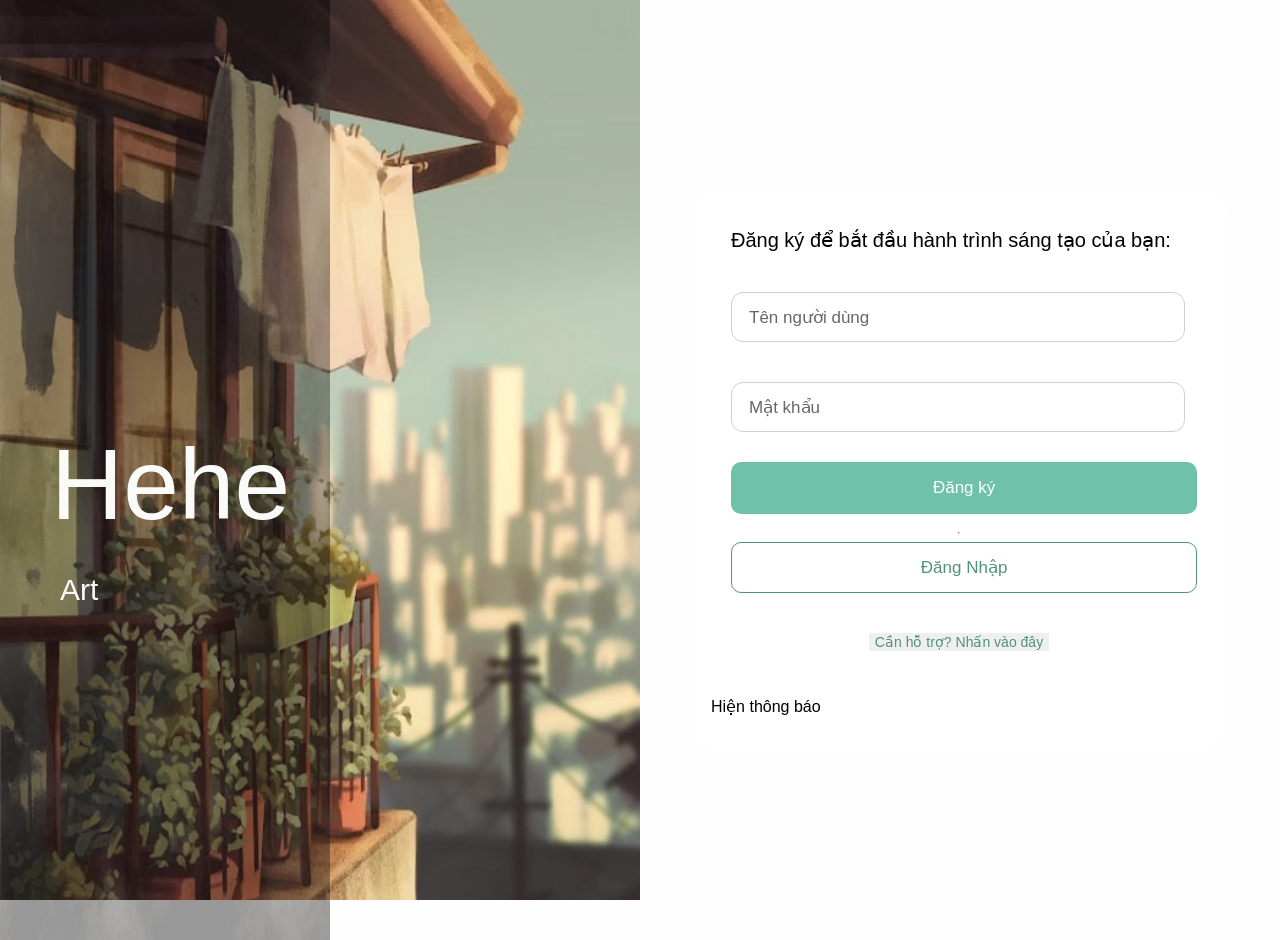
<file: Frontend/Html/Dangky.html>
<!DOCTYPE html>
<html lang="en">
<head>
    <meta charset="UTF-8">
    <meta name="viewport" content="width=device-width, initial-scale=1.0">
    <title>Đăng ký</title>
    <link rel ="stylesheet" href="../Css/Dangky.css">
    <script src="../Java/Dangky.js"></script>
    <link href="https://fonts.googleapis.com/css2?family=Be+Vietnam+Pro:wght@400;600;700&display=swap" rel="stylesheet">
</head>
<body>
      <div class="chinh">
        <div class="noidung"> 
            <div class="logo"></div>
             <p class="mot">Hehe</p>
             <p class="hai">Art</p>  
        </div>
        <div class="dangnhap">
        <div class="haha">
            <p class="tren">Đăng ký để bắt đầu hành trình sáng tạo của bạn:</p>
            <div class="input-box" >
            <input type="text" required id="email">
            <label>Tên người dùng</label>
            </div>
            <div class="input-box" >
            <input type="password" required id="pass">
            <label>Mật khẩu</label>
            </div>
            <input type="button" class="nut" value="Đăng ký" onclick="Dangky()">
            <hr>
            <button class="tao" onclick="SignIn()"> Đăng Nhập</button>
            <button href="#" class="quen" onclick="showSupport()">Cần hỗ trợ? Nhấn vào đây</button>
            <p id="message"> Hiện thông báo</p>
        </div>
        </div>
    </div>
    <script>
   
    </script>
</body>
</html>
</file>
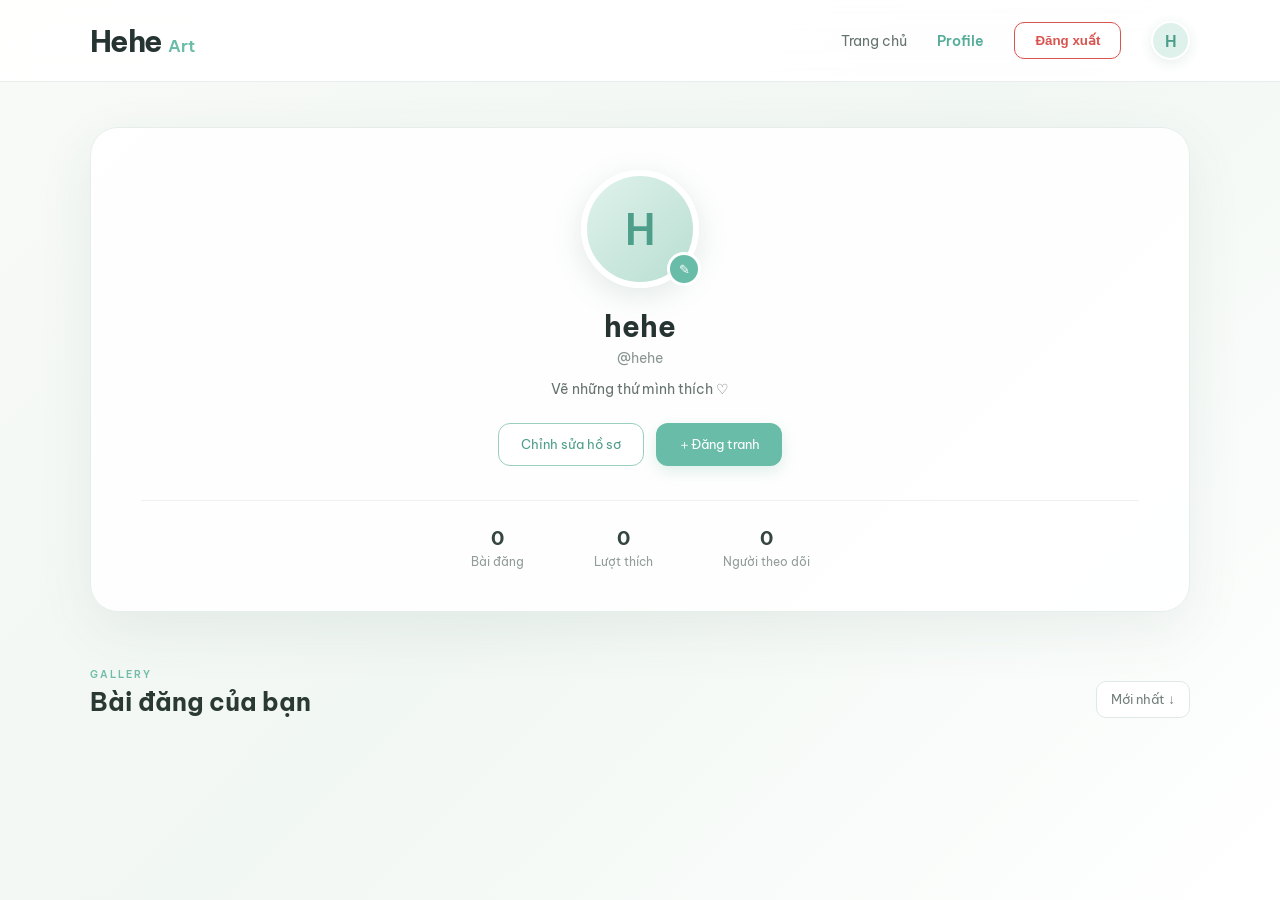
<file: Frontend/Html/Profile.html>
<!DOCTYPE html>
<html lang="vi">
<head>
    <meta charset="UTF-8">
    <meta name="viewport" content="width=device-width, initial-scale=1.0">
    <title>Profile - Hehe Art</title>
    <link rel="stylesheet" href="../Css/Profile.css">
    <link rel="preconnect" href="https://fonts.googleapis.com">
    <link rel="preconnect" href="https://fonts.gstatic.com" crossorigin>
    <link href="https://fonts.googleapis.com/css2?family=Be+Vietnam+Pro:wght@400;500;600;700&display=swap" rel="stylesheet">
</head>

<body>
    <header class="navbar">
        <div class="logo">
            <span>Hehe</span>
            <small>Art</small>
        </div>
        <nav>
            <a href="../../index.html">Trang chủ</a>
            <a href="#" class="active">Profile</a>
            <button id="logoutBtn" class="logout-btn">Đăng xuất</button>
            <div class="mini-avatar" id="miniAvatar">H</div>
        </nav>
    </header>
    <main class="profile-container">
        <section class="profile-card">
            <div class="avatar-wrapper">
                <div class="avatar" id="avatar">H</div>
                <button class="avatar-edit">✎</button>
            </div>
            <div class="user-info">
                <h1 id="username">hehe</h1>
                <p class="nickname" id="nickname">@hehe</p>
                <p class="bio" id="bio">Vẽ những thứ mình thích ♡</p>
            </div>
            <div class="profile-actions">
                <button class="edit-profile" onclick="openEditProfile()">Chỉnh sửa hồ sơ</button>
                <button class="upload-button" onclick="goToUpload()"><span>＋</span>Đăng tranh</button>
            </div>
            <div class="stats">

                <div class="stat">
                    <strong id="postCount">0</strong>
                    <span>Bài đăng</span>
                </div>

                <div class="stat">
                    <strong>0</strong>
                    <span>Lượt thích</span>
                </div>
                <div class="stat">
                    <strong>0</strong>
                    <span>Người theo dõi</span>
                </div>
            </div>
        </section>
        <section class="posts-section">

            <div class="section-title">
                <div>
                    <span class="small-title">GALLERY</span>
                    <h2>Bài đăng của bạn</h2>
                </div>

                <button class="sort-button">
                    Mới nhất ↓
                </button>
            </div>


            <div class="post-grid" id="postGrid"></div>
            </article>
            </div>
            <div class="empty-post" id="emptyPost">
                <div class="empty-icon">✦</div>
                <h3>Chưa có bài đăng</h3>
                <p> Hãy đăng tác phẩm đầu tiên của bạn.</p>
                <button onclick="goToUpload()"> ＋ Đăng tranh</button>
            </div>
            
        </section>
    </main>
    <div class="edit-modal" id="editModal">
    <div class="edit-modal-content">
        <h2>Chỉnh sửa hồ sơ</h2>

        <label for="editAvatar">Ảnh đại diện</label>
        <input type="file" id="editAvatar" accept="image/png,image/jpeg,image/webp">

        <label for="editDisplayName">Tên hiển thị</label>
        <input type="text" id="editDisplayName" maxlength="30" placeholder="Tên hiển thị">

        <label for="editBio">Tiểu sử</label>
        <textarea id="editBio" maxlength="200" placeholder="Viết đôi điều về bạn..."></textarea>

        <div class="edit-modal-actions">
            <button onclick="closeEditProfile()">Hủy</button>
            <button onclick="saveProfile()">Lưu thay đổi</button>
        </div>
    </div>
</div>
    <script src="../Java/Profile.js"></script>
</body>
</html>
</file>
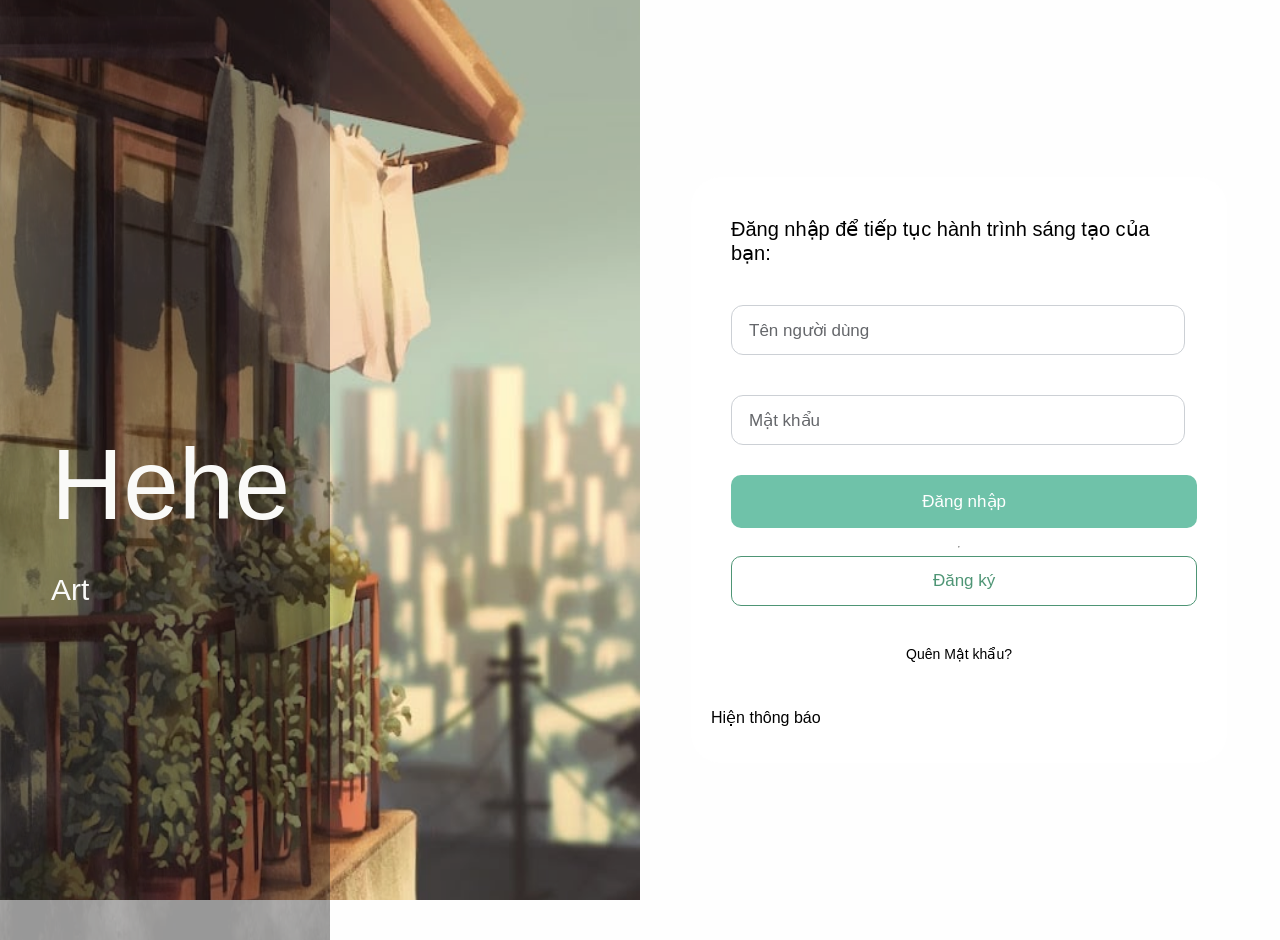
<file: Frontend/Html/Web.html>
<!DOCTYPE html>
<html lang="en">
<head>
    <meta charset="UTF-8">
    <meta name="viewport" content="width=device-width, initial-scale=1.0">
    <title>Đăng nhập</title>
    <link rel="stylesheet" href="../Css/Web.css">
    <script src="../Java/web.js"></script>
    <link href="https://fonts.googleapis.com/css2?family=Be+Vietnam+Pro:wght@400;600;700&display=swap" rel="stylesheet">
</head>
<body>
    <div class="chinh">
        <div class="noidung">
            <div class="logo"></div>
            <p class="mot">Hehe</p>
            <p class="hai">Art</p>
        </div>
        <div class="dangnhap">
            <div class="haha">
                <p class="tren">Đăng nhập để tiếp tục hành trình sáng tạo của bạn:</p>
                <div class="input-box">
                    <input type="text" required id="email">
                    <label>Tên người dùng</label>
                </div>
                <div class="input-box">
                    <input type="password" required id="pass">
                    <label>Mật khẩu</label>
                </div>
                <input type="button" class="nut" value="Đăng nhập" onclick="Dangnhap()">
                <hr>
                <button class="tao" onclick="SignIn()">Đăng ký</button>
                <a href="#" class="quen">Quên Mật khẩu?</a>
                <p id="message">Hiện thông báo</p>
            </div>
        </div>
    </div>
    <script>
    </script>
</body>
</html>
</file>
<file: Frontend/Css/Dangky.css>
html, body {
    margin: 0;
    padding: 0;
    width: 100%;
    min-height: 100%;
    font-family: 'Be Vietnam Pro', sans-serif;
}
.chinh {
   display: flex;
   min-height: 100vh;
   flex-direction: row;
   justify-content: space-between;
   align-items: center;
   background:#FEFEFE;
   border: #b6d0ff;
   overflow: hidden;
}
.noidung {
    display: flex;
    flex-direction: column;
    width: 50%;
    padding: 20px;
    justify-content: center;
    align-content: center;
    height: 100vh;
    position: relative;
    overflow: hidden;
    z-index: 2;
}
.haha{
    display: flex;
    flex-direction: column;
    width: 80%;
    height: 50%;
    padding: 20px;
    left: 5%;
    right: 10%;
    background-color: #ffffff;
    justify-content: center;
    align-content: center;
    position: relative;
    overflow: hidden;
    border-radius: 30px;
    z-index: 2;
}
.chinh::before{
    content:"";
    position:absolute;
    inset:0;


    background-image:
        url("../Image/Nen.png");

    background-repeat:no-repeat;

    background-position:
        left 0px top -100px;

    background-size:
        50% 130%;

    opacity: 0.9;
    z-index: 0;
}
.logo,
.mot,
.hai,
.mot {
        margin: 0;
    color: #FAFAF8;
    padding: 5% 5% ;
    font-size: 100px;
     z-index: 1;}
    
.hai {
    margin: 0;
    color:#FAFAF8;
    padding:0 40px ;
    font-size: 30px;
}
/* .logo {
    background-size: cover;
    width: 200px;
    height: 200px;
    position: top 40px ;
    margin: 20px auto;
} */

.dangnhap {
    display: flex;
    flex-direction: column;
    justify-self: center;
    margin: 20px auto;
    border-radius: 30px;
    width: 50%;
    z-index : 2,
}
.tren {
    color: #000000;
    font-size: 20px;
    display: flex;
    flex-direction: center;
    margin: 20px;
}
body {
  background: #f0f2f5;
  font-family: Arial, sans-serif;
}


.input-box {
  position: relative;
  width: 90%;
  margin: 20px;
}

.input-box input {
  width: 95%;
  padding: 14px 14px;
  border: 1.5px solid #ccd0d5;
  border-radius: 12px;
  font-size: 17px;
  outline: none;
  background: white;
  transition: 0.2s;
}

.input-box label {
  position: absolute;
  left: 14px;
  top: 50%;
  transform: translateY(-50%);
  color: #65676b;
  font-size: 17px;
  background: white;
  padding: 0 4px;
  pointer-events: none;
  transition: 0.2s;
}

.input-box input:focus {
  border-color: #3F7D62;
  box-shadow: 0 0 0 2px #e7f3ff;
}

.input-box input:focus + label,
.input-box input:valid + label {
  top: -8px;
  font-size: 13px;
  color: #3F7D62;
}

.input-box input:valid + label {
  color: #3F7D62;
}
.nut {
  width: 94%;
  padding: 16px;
  border: none;
  margin:  10px 20px 10px 20px;
  border-radius: 10px;
  background: #6fc2a9;
  color:#ffffff;
  font-size: 17px;
  cursor: pointer;
  transition: background-color 0.2s;
}
.nut:hover {
  background-color: #3F7D62;
}

.tao {
  width: 94%;
  padding: 14px;
  border: none;
  margin: 0px 20px 30px 20px;
  border-radius: 10px;
  background-color: #ffffff;
  color: #4E9575;
  font-size: 17px;
  cursor: pointer;
  transition: background-color 0.2s;
  border: 1.5px solid #4E9575;
}
.quen { 
  color: #4E9575;
  text-decoration: none;
  font-size: 14px;
  flex-direction: center;
  margin : 0 auto ;
  margin-top: 10px;
  margin-bottom: 30px;
  align-items: center;
  border: none
  
}
.noidung::before{
    content:"";
    position:absolute;
    inset:0;

    background-image:
        url("../Image/Nen1.png");

    background-repeat:no-repeat;

    background-position:
        left 0px top -100px;

    background-size:
        50% 130%;

    opacity: 0.4;
    z-index: 0;
}
@media screen and (max-width: 768px) {
    .chinh {
        flex-direction: column;
        justify-content: center;
        min-height: 100vh;
        overflow: auto;
        padding: 20px 0;
    }

    .chinh::before {
        display: none;
    }

    .noidung {
        display: none;
    }

    .haha {
        width: 90%;
        max-width: 450px;
        height: auto;
        min-height: 450px;
        box-sizing: border-box;
        padding: 25px 20px;
        margin: auto;
        left: auto;
        right: auto;
        border-radius: 20px;
        overflow: visible;
    }

    .dangnhap {
        width: 100%;
        margin: 10px auto;
    }

    .input-box {
        width: 100%;
        margin: 20px 0;
        box-sizing: border-box;
    }

    .input-box input {
        width: 100%;
        box-sizing: border-box;
    }

    .nut, .tao {
        width: 100%;
        box-sizing: border-box;
        margin: 10px 0;
    }

    .tren {
        justify-content: center;
        text-align: center;
    }
}

/* RESPONSIVE - MOBILE */
@media screen and (max-width: 480px) {
    .haha {
        width: 92%;
        padding: 20px 16px;
        min-height: 0;
    }

    .tren {
        font-size: 19px;
        margin: 15px 0;
    }

    .input-box input {
        font-size: 16px;
        padding: 13px;
    }

    .input-box label {
        font-size: 15px;
    }

    .nut, .tao {
        font-size: 16px;
        padding: 14px;
    }

    .quen {
        margin-bottom: 20px;
    }
}
</file>
<file: Frontend/Css/Profile.css>
* {
    margin: 0;
    padding: 0;
    box-sizing: border-box;
}

body {
    font-family: "Be Vietnam Pro", sans-serif;

    background:
        linear-gradient(
            135deg,
            #f8faf7 0%,
            #f1f7f3 50%,
            #ffffff 100%
        );

    color: #24322f;

    min-height: 100vh;
}


/* =========================
   NAVBAR
========================= */

.navbar {
    height: 82px;

    display: flex;
    align-items: center;
    justify-content: space-between;

    padding: 0 7%;

    background: rgba(255, 255, 255, 0.88);

    border-bottom: 1px solid #e7eeeb;

    position: sticky;
    top: 0;

    z-index: 100;

    backdrop-filter: blur(12px);
}


/* LOGO */

.logo {
    display: flex;
    align-items: baseline;
    gap: 6px;
}

.logo span {
    font-size: 30px;
    font-weight: 700;

    color: #253431;

    letter-spacing: -1.5px;
}

.logo small {
    font-size: 17px;
    color: #68bca8;

    font-weight: 600;
}


/* NAV */

.navbar nav {
    display: flex;
    align-items: center;
    gap: 30px;
}

.navbar nav a {
    text-decoration: none;

    color: #66736f;

    font-size: 14px;

    transition: 0.2s;
}

.navbar nav a:hover {
    color: #55ad98;
}

.navbar nav a.active {
    color: #55ad98;
    font-weight: 600;
}


/* UPLOAD TOP */

.upload-top {
    border: none;

    background: #68bca8;

    color: white;

    padding: 11px 20px;

    border-radius: 12px;

    font-family: inherit;

    font-size: 14px;

    cursor: pointer;

    transition: 0.2s;
}

.upload-top:hover {
    background: #55aa96;

    transform: translateY(-2px);
}


/* MINI AVATAR */

.mini-avatar {
    width: 39px;
    height: 39px;

    border-radius: 50%;

    display: flex;
    align-items: center;
    justify-content: center;

    background: #dff1eb;

    color: #4c9d89;

    font-weight: 600;

    border: 2px solid white;

    box-shadow: 0 3px 12px rgba(70, 120, 105, 0.12);
}


/* =========================
   MAIN
========================= */

.profile-container {
    width: min(1100px, 90%);

    margin: 45px auto 80px;
}


/* =========================
   PROFILE CARD
========================= */

.profile-card {

    background: rgba(255, 255, 255, 0.92);

    border: 1px solid #e6eeeb;

    border-radius: 28px;

    padding: 42px 50px;

    box-shadow:
        0 18px 55px rgba(54, 92, 82, 0.08);

    position: relative;

    text-align: center;
}


/* AVATAR */

.avatar-wrapper {
    position: relative;

    width: 118px;
    height: 118px;

    margin: 0 auto 20px;
}

.avatar {
    width: 118px;
    height: 118px;

    border-radius: 50%;

    background:
        linear-gradient(
            135deg,
            #dff2eb,
            #b9ded2
        );

    display: flex;
    align-items: center;
    justify-content: center;

    color: #4e9f8a;

    font-size: 42px;

    font-weight: 600;

    border: 6px solid white;

    box-shadow:
        0 8px 30px rgba(64, 117, 103, 0.15);
}


/* EDIT AVATAR */

.avatar-edit {
    position: absolute;

    right: -2px;
    bottom: 2px;

    width: 34px;
    height: 34px;

    border-radius: 50%;

    border: 3px solid white;

    background: #68bca8;

    color: white;

    cursor: pointer;
}


/* USER INFO */

.user-info h1 {
    font-size: 29px;

    color: #253431;

    margin-bottom: 4px;
}

.nickname {
    color: #8a9692;

    font-size: 14px;

    margin-bottom: 13px;
}

.bio {
    color: #66736f;

    font-size: 14px;
}


/* =========================
   ACTIONS
========================= */

.profile-actions {

    margin-top: 25px;

    display: flex;

    justify-content: center;

    gap: 12px;
}


.profile-actions button {

    height: 43px;

    padding: 0 22px;

    border-radius: 12px;

    font-family: inherit;

    cursor: pointer;

    transition: 0.2s;
}


/* EDIT */

.edit-profile {

    background: white;

    border: 1px solid #9acfc0;

    color: #4d9d8a;
}

.edit-profile:hover {
    background: #f0f9f6;
}


/* UPLOAD */

.upload-button {

    border: none;

    background: #68bca8;

    color: white;

    box-shadow: 0 5px 15px rgba(88, 175, 151, 0.2);
}

.upload-button:hover {

    background: #55aa96;

    transform: translateY(-2px);
}


/* =========================
   STATS
========================= */

.stats {

    display: flex;

    justify-content: center;

    gap: 70px;

    margin-top: 34px;

    padding-top: 25px;

    border-top: 1px solid #edf1ef;
}

.stat {

    display: flex;

    flex-direction: column;

    gap: 4px;
}

.stat strong {

    font-size: 19px;

    color: #354540;
}

.stat span {

    font-size: 12px;

    color: #929d99;
}


/* =========================
   POSTS
========================= */

.posts-section {

    margin-top: 50px;
}


.section-title {

    display: flex;

    align-items: end;

    justify-content: space-between;

    margin-bottom: 25px;
}

.small-title {

    font-size: 10px;

    letter-spacing: 2px;

    color: #70bda9;

    font-weight: 600;
}

.section-title h2 {

    margin-top: 4px;

    font-size: 25px;

    color: #2b3935;
}


.sort-button {

    background: white;

    border: 1px solid #dfe9e5;

    border-radius: 10px;

    padding: 9px 14px;

    color: #74807c;

    font-family: inherit;

    cursor: pointer;
}


/* =========================
   POST GRID
========================= */

.post-grid {

    display: grid;

    grid-template-columns:
        repeat(3, 1fr);

    gap: 24px;
}


/* POST CARD */

.post-card {

    background: white;

    border-radius: 18px;

    overflow: hidden;

    border: 1px solid #e7eeeb;

    box-shadow:
        0 8px 25px rgba(58, 89, 81, 0.06);

    transition: 0.25s;
}

.post-card:hover {

    transform: translateY(-5px);

    box-shadow:
        0 15px 35px rgba(58, 89, 81, 0.12);
}


/* IMAGE */

.image-container {

    width: 100%;

    aspect-ratio: 1 / 1;

    position: relative;

    overflow: hidden;

    background: #edf4f1;
}

.image-container img {

    width: 100%;
    height: 100%;

    object-fit: cover;

    transition: 0.4s;
}

.post-card:hover img {

    transform: scale(1.04);
}


/* OVERLAY */

.image-overlay {

    position: absolute;

    inset: 0;

    display: flex;

    align-items: end;

    justify-content: end;

    padding: 14px;

    opacity: 0;

    background:
        linear-gradient(
            transparent 60%,
            rgba(20, 35, 30, 0.45)
        );

    transition: 0.25s;
}

.post-card:hover .image-overlay {

    opacity: 1;
}

.image-overlay span {

    color: white;

    font-size: 13px;

    font-weight: 500;
}


/* POST INFO */

.post-info {

    padding: 15px 17px;
}

.post-info h3 {

    font-size: 14px;

    color: #35433f;

    font-weight: 600;
}

.post-info p {

    margin-top: 5px;

    font-size: 11px;

    color: #9aa39f;
}


/* =========================
   EMPTY STATE
========================= */

.empty-post {

    display: none;

    text-align: center;

    background: white;

    border: 1px dashed #cdded8;

    border-radius: 20px;

    padding: 60px 20px;
}

.empty-icon {

    font-size: 30px;

    color: #68bca8;

    margin-bottom: 12px;
}

.empty-post h3 {

    font-size: 17px;

    color: #3c4b46;
}

.empty-post p {

    font-size: 13px;

    color: #9aa49f;

    margin: 8px 0 20px;
}

.empty-post button {

    border: none;

    background: #68bca8;

    color: white;

    padding: 11px 20px;

    border-radius: 10px;

    font-family: inherit;

    cursor: pointer;
}


/* =========================
   RESPONSIVE
========================= */

@media (max-width: 800px) {

    .navbar {
        padding: 0 5%;
    }

    .navbar nav a {
        display: none;
    }

    .profile-card {
        padding: 35px 20px;
    }

    .post-grid {
        grid-template-columns:
            repeat(2, 1fr);
    }

    .stats {
        gap: 35px;
    }
}


@media (max-width: 500px) {

    .post-grid {
        grid-template-columns: 1fr;
    }

    .stats {
        gap: 20px;
    }

    .stat span {
        font-size: 10px;
    }

    .profile-actions {
        flex-direction: column;
    }

    .profile-actions button {
        width: 100%;
    }
}
.post-modal {
    display: none;

    position: fixed;
    inset: 0;

    background: rgba(0, 0, 0, 0.5);

    justify-content: center;
    align-items: center;

    z-index: 9999;
}

.post-box {
    width: 450px;
    max-width: 90%;

    background: white;

    border-radius: 20px;

    padding: 25px;

    position: relative;

    box-shadow: 0 15px 50px rgba(0,0,0,0.2);
}

.close-btn {
    position: absolute;

    right: 15px;
    top: 10px;

    border: none;
    background: none;

    font-size: 30px;

    cursor: pointer;
}

.post-box h2 {
    margin-top: 0;
}

#artFile {
    width: 100%;
    margin: 15px 0;
}

.image-preview {
    width: 100%;
    max-height: 350px;

    object-fit: contain;

    border-radius: 12px;

    margin-bottom: 15px;
}

#caption {
    width: 100%;
    min-height: 100px;

    resize: vertical;

    box-sizing: border-box;

    padding: 12px;

    border-radius: 10px;
    border: 1px solid #ccc;

    font-family: inherit;

    margin-bottom: 15px;
}

#uploadBtn {
    width: 100%;

    padding: 12px;

    border: none;
    border-radius: 10px;

    cursor: pointer;

    font-size: 16px;
}
/* Avatar */
.avatar, .mini-avatar {
    overflow: hidden;
    display: flex;
    align-items: center;
    justify-content: center;
}

.avatar img, .mini-avatar img {
    width: 100%;
    height: 100%;
    object-fit: cover;
}

/* Hộp chỉnh sửa */
.edit-modal {
    display: none;
    position: fixed;
    inset: 0;
    z-index: 1000;
    background: rgba(0, 0, 0, 0.5);
    justify-content: center;
    align-items: center;
    padding: 20px;
}

.edit-modal.active {
    display: flex;
}

.edit-modal-content {
    width: 100%;
    max-width: 420px;
    background: white;
    padding: 25px;
    border-radius: 16px;
}

.edit-modal-content h2 {
    margin-bottom: 20px;
}

.edit-modal-content label {
    display: block;
    margin: 12px 0 6px;
    font-weight: 600;
}

.edit-modal-content input,
.edit-modal-content textarea {
    width: 100%;
    padding: 11px;
    border: 1px solid #ddd;
    border-radius: 8px;
    font: inherit;
}

.edit-modal-content textarea {
    min-height: 100px;
    resize: vertical;
}

.edit-modal-actions {
    display: flex;
    justify-content: flex-end;
    gap: 10px;
    margin-top: 20px;
}

.edit-modal-actions button {
    padding: 10px 16px;
    border: none;
    border-radius: 8px;
    cursor: pointer;
}
.delete-post {
    margin-top: 10px;
    padding: 8px 14px;
    border: none;
    border-radius: 8px;
    background: #fff0f0;
    color: #d64545;
    font-family: inherit;
    font-weight: 600;
    cursor: pointer;
    transition: 0.2s;
}

.delete-post:hover {
    background: #d64545;
    color: white;
}
.logout-btn {
    padding: 10px 20px;
    border: 1px solid #d9534f;
    border-radius: 10px;
    background: white;
    color: #d9534f;
    font-weight: 600;
    cursor: pointer;
    transition: 0.2s;
}

.logout-btn:hover {
    background: #d9534f;
    color: white;
}
</file>
<file: Frontend/Css/Web.css>
html, body {
    margin: 0;
    padding: 0;
    width: 100%;
    min-height: 100%;
    font-family: 'Be Vietnam Pro', sans-serif;
}
.chinh {
   display: flex;
   min-height: 100vh;
   flex-direction: row;
   justify-content: space-between;
   align-items: center;
   background:#FEFEFE;
   border: #b6d0ff;
   overflow: hidden;
}
.noidung {
    display: flex;
    flex-direction: column;
    width: 50%;
    padding: 20px;
    justify-content: center;
    align-content: center;
    height: 100vh;
    position: relative;
    overflow: hidden;
    z-index: 2;
}
.haha{
    display: flex;
    flex-direction: column;
    width: 80%;
    height: 50%;
    padding: 20px;
    left: 5%;
    right: 10%;
    background-color: #ffffff;
    justify-content: center;
    align-content: center;
    position: relative;
    overflow: hidden;
    border-radius: 30px;
    z-index: 2;
}
.chinh::before{
    content:"";
    position:absolute;
    inset:0;


    background-image:
        url("../Image/Nen.png");

    background-repeat:no-repeat;

    background-position:
        left 0px top -100px;

    background-size:
        50% 130%;

    opacity: 0.9;
    z-index: 0;
}
.logo,
.mot,
.hai,
.mot {
    margin: 0;
    color: #FAFAF8;
    padding: 5% 5% ;
    font-size: 100px;
     z-index: 1;}
.hai {
    margin: 0;
    color:#FAFAF8;
    padding:0 5% ;
    font-size: 30px;
    z-index: 1;
}
/* .logo {
    background-size: cover;
    width: 200px;
    height: 200px;
    position: top 40px ;
    margin: 20px auto;
} */

.dangnhap {
    display: flex;
    flex-direction: column;
    justify-self: center;
    margin: 20px auto;
    border-radius: 30px;
    width: 50%;
    z-index : 2,
}
.tren {
    color: #000000;
    font-size: 20px;
    display: flex;
    flex-direction: center;
    margin: 20px;
}
body {
  background: #f0f2f5;
  font-family: Arial, sans-serif;
}


.input-box {
  position: relative;
  width: 90%;
  margin: 20px;
}

.input-box input {
  width: 95%;
  padding: 14px 14px;
  border: 1.5px solid #ccd0d5;
  border-radius: 12px;
  font-size: 17px;
  outline: none;
  background: white;
  transition: 0.2s;
}

.input-box label {
  position: absolute;
  left: 14px;
  top: 50%;
  transform: translateY(-50%);
  color: #65676b;
  font-size: 17px;
  background: white;
  padding: 0 4px;
  pointer-events: none;
  transition: 0.2s;
}

.input-box input:focus {
  border-color: #3F7D62;
  box-shadow: 0 0 0 2px #e7f3ff;
}

.input-box input:focus + label,
.input-box input:valid + label {
  top: -8px;
  font-size: 13px;
  color: #3F7D62;
}

.input-box input:valid + label {
  color: #3F7D62;
}
.nut {
  width: 94%;
  padding: 16px;
  border: none;
  margin:  10px 20px 10px 20px;
  border-radius: 10px;
  background: #6fc2a9;
  color:#ffffff;
  font-size: 17px;
  cursor: pointer;
  transition: background-color 0.2s;
}
.mot::after::after {
    width: 80%;
    height: 20px;
    bottom: 0;
    background: rgba(0, 0, 0, 0.3);
    border-radius: 50%;
    filter: blur(7px);
}
.nut:hover {
  background-color: #3F7D62;
}
.tao {
  width: 94%;
  padding: 14px;
  border: none;
  margin: 0px 20px 30px 20px;
  border-radius: 10px;
  background-color: #ffffff;
  color: #4E9575;
  font-size: 17px;
  cursor: pointer;
  transition: background-color 0.2s;
  border: 1.5px solid #4E9575;
}
.quen { 
  color: #000000;
  text-decoration: none;
  font-size: 14px;
  flex-direction: center;
  margin : 0 auto ;
  margin-top: 10px;
  margin-bottom: 30px;
  align-items: center;
  
}
.noidung::before{
    content:"";
    position:absolute;
    inset:0;

    background-image:
        url("../Image/Nen1.png");

    background-repeat:no-repeat;

    background-position:
        left 0px top -100px;

    background-size:
        50% 130%;

    opacity: 0.4;
    z-index: 0;
}
/* RESPONSIVE - TABLET */
@media screen and (max-width: 768px) {
    .chinh {
        flex-direction: column;
        justify-content: center;
        min-height: 100vh;
        overflow: auto;
        padding: 20px 0;
    }

    .chinh::before {
        display: none;
    }

    .noidung {
        display: none;
    }

    .haha {
        width: 90%;
        max-width: 450px;
        height: auto;
        min-height: 450px;
        box-sizing: border-box;
        padding: 25px 20px;
        margin: auto;
        left: auto;
        right: auto;
        border-radius: 20px;
        overflow: visible;
    }

    .dangnhap {
        width: 100%;
        margin: 10px auto;
    }

    .input-box {
        width: 100%;
        margin: 20px 0;
        box-sizing: border-box;
    }

    .input-box input {
        width: 100%;
        box-sizing: border-box;
    }

    .nut, .tao {
        width: 100%;
        box-sizing: border-box;
        margin: 10px 0;
    }

    .tren {
        justify-content: center;
        text-align: center;
    }
}

/* RESPONSIVE - MOBILE */
@media screen and (max-width: 480px) {
    .haha {
        width: 92%;
        padding: 20px 16px;
        min-height: 0;
    }

    .tren {
        font-size: 19px;
        margin: 15px 0;
    }

    .input-box input {
        font-size: 16px;
        padding: 13px;
    }

    .input-box label {
        font-size: 15px;
    }

    .nut, .tao {
        font-size: 16px;
        padding: 14px;
    }

    .quen {
        margin-bottom: 20px;
    }
}
</file>
